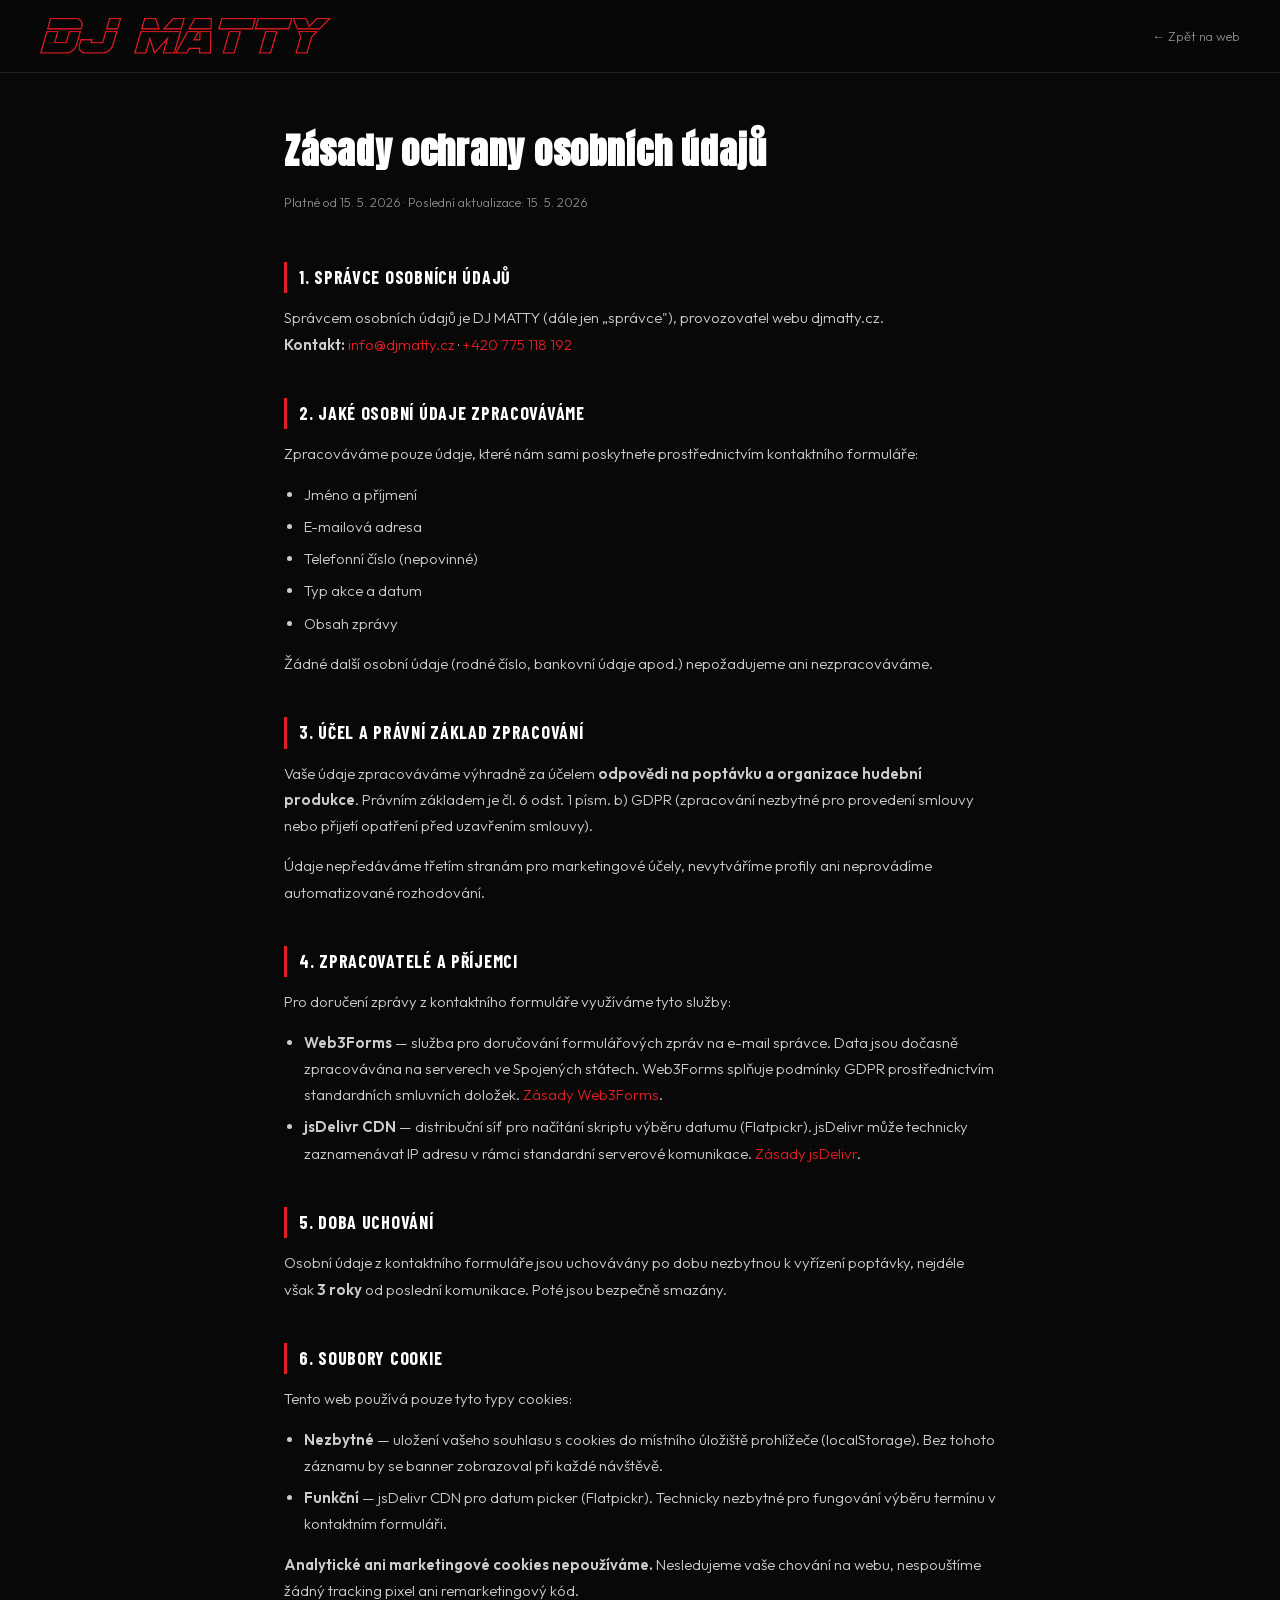
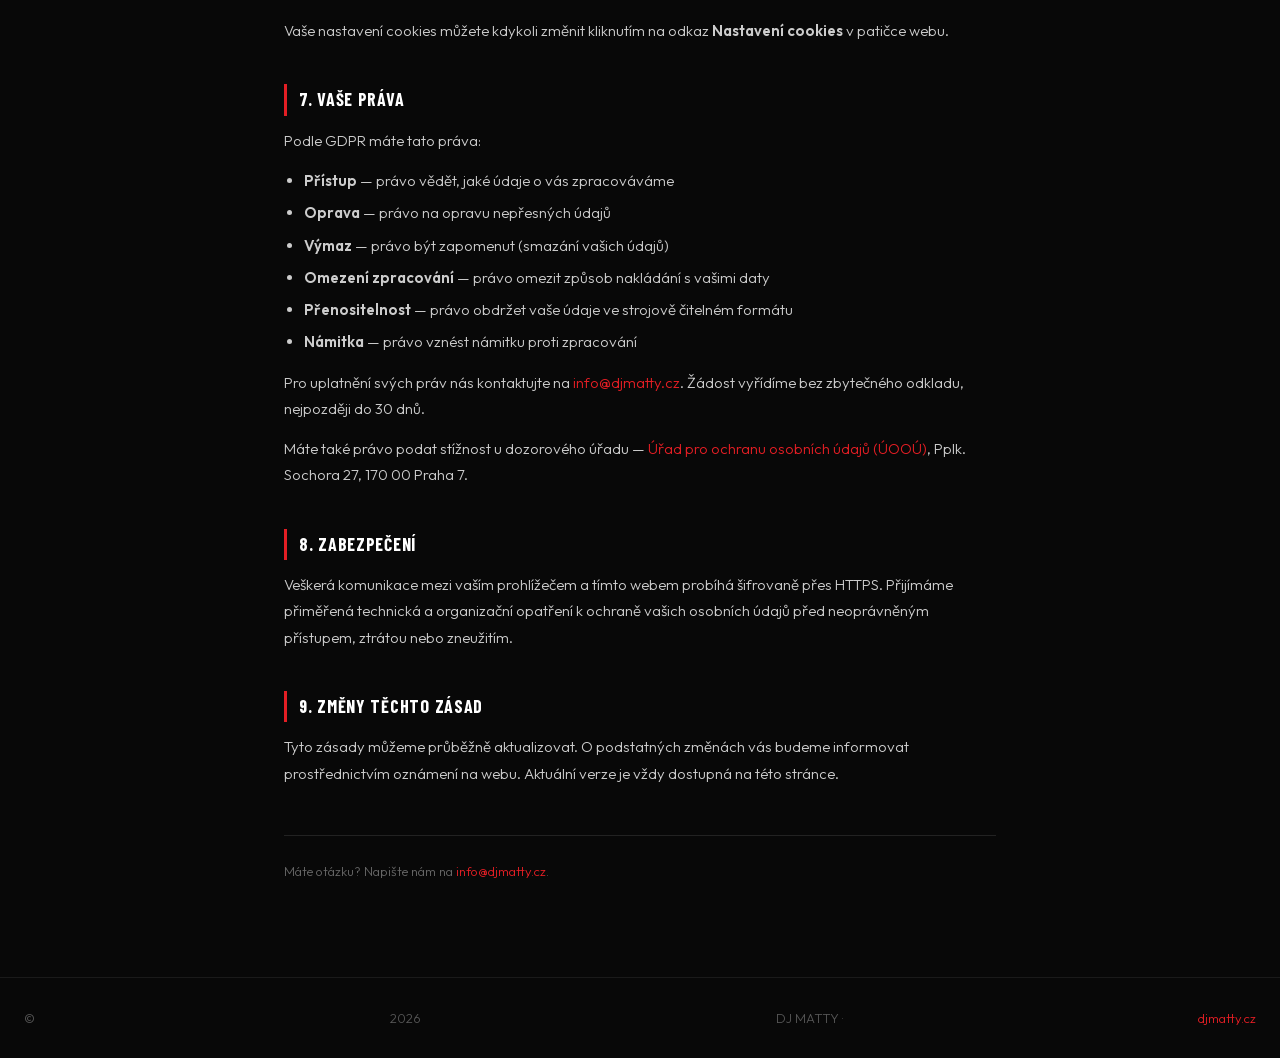
<file: zasady.html>
<!DOCTYPE html>
<html lang="cs">
<head>
  <meta charset="UTF-8" />
  <meta name="viewport" content="width=device-width, initial-scale=1.0" />
  <title>Zásady ochrany osobních údajů — DJ MATTY</title>
  <meta name="description" content="Informace o zpracování osobních údajů na webu djmatty.cz." />
  <meta name="robots" content="noindex, follow" />
  <link rel="canonical" href="https://www.djmatty.cz/zasady.html" />
  <link rel="icon" type="image/png" sizes="32x32" href="images/favicon-32.png" />
  <link rel="stylesheet" href="css/fonts.css" />
  <link rel="stylesheet" href="css/style.css?v=17" />
  <style>
    body { background: var(--bg); color: #ccc; }
    nav.zasady-nav {
      position: fixed; top: 0; left: 0; right: 0; z-index: 100;
      padding: 18px 40px;
      background: rgba(8,8,8,0.95);
      border-bottom: 1px solid #1e1e1e;
      display: flex; align-items: center; justify-content: space-between;
    }
    nav.zasady-nav .nav-logo {
      display: flex;
      align-items: center;
      text-decoration: none;
    }
    nav.zasady-nav .nav-logo img {
      height: 36px;
      width: auto;
      display: block;
    }
    nav.zasady-nav .nav-back {
      font-size: 13px;
      color: #888;
      text-decoration: none;
      display: flex; align-items: center; gap: 6px;
      transition: color 0.2s;
    }
    nav.zasady-nav .nav-back:hover { color: var(--red); }
    @media (max-width: 480px) { nav.zasady-nav { padding: 14px 16px; } }
  </style>
</head>
<body>

<nav class="zasady-nav">
  <a href="https://www.djmatty.cz/" class="nav-logo"><img src="images/djMATTY-logo_cervena-radka-1.png" alt="DJ MATTY" /></a>
  <a href="https://www.djmatty.cz/" class="nav-back">← Zpět na web</a>
</nav>

<main class="zasady-page">

  <h1>Zásady ochrany osobních údajů</h1>
  <p class="zasady-intro">Platné od 15. 5. 2026 · Poslední aktualizace: 15. 5. 2026</p>

  <h2>1. Správce osobních údajů</h2>
  <p>
    Správcem osobních údajů je DJ MATTY (dále jen „správce"), provozovatel webu djmatty.cz.<br />
    <strong>Kontakt:</strong> <a href="mailto:info@djmatty.cz">info@djmatty.cz</a> · <a href="tel:+420775118192">+420 775 118 192</a>
  </p>

  <h2>2. Jaké osobní údaje zpracováváme</h2>
  <p>Zpracováváme pouze údaje, které nám sami poskytnete prostřednictvím kontaktního formuláře:</p>
  <ul>
    <li>Jméno a příjmení</li>
    <li>E-mailová adresa</li>
    <li>Telefonní číslo (nepovinné)</li>
    <li>Typ akce a datum</li>
    <li>Obsah zprávy</li>
  </ul>
  <p>Žádné další osobní údaje (rodné číslo, bankovní údaje apod.) nepožadujeme ani nezpracováváme.</p>

  <h2>3. Účel a právní základ zpracování</h2>
  <p>
    Vaše údaje zpracováváme výhradně za účelem <strong>odpovědi na poptávku a organizace hudební produkce</strong>.
    Právním základem je čl. 6 odst. 1 písm. b) GDPR (zpracování nezbytné pro provedení smlouvy nebo přijetí opatření před uzavřením smlouvy).
  </p>
  <p>Údaje nepředáváme třetím stranám pro marketingové účely, nevytváříme profily ani neprovádíme automatizované rozhodování.</p>

  <h2>4. Zpracovatelé a příjemci</h2>
  <p>Pro doručení zprávy z kontaktního formuláře využíváme tyto služby:</p>
  <ul>
    <li>
      <strong>Web3Forms</strong> — služba pro doručování formulářových zpráv na e-mail správce.
      Data jsou dočasně zpracovávána na serverech ve Spojených státech.
      Web3Forms splňuje podmínky GDPR prostřednictvím standardních smluvních doložek.
      <a href="https://web3forms.com/privacy" target="_blank" rel="noopener">Zásady Web3Forms</a>.
    </li>
    <li>
      <strong>jsDelivr CDN</strong> — distribuční síť pro načítání skriptu výběru datumu (Flatpickr).
      jsDelivr může technicky zaznamenávat IP adresu v rámci standardní serverové komunikace.
      <a href="https://www.jsdelivr.com/privacy-policy-jsdelivr-net" target="_blank" rel="noopener">Zásady jsDelivr</a>.
    </li>
  </ul>

  <h2>5. Doba uchování</h2>
  <p>
    Osobní údaje z kontaktního formuláře jsou uchovávány po dobu nezbytnou k vyřízení poptávky,
    nejdéle však <strong>3 roky</strong> od poslední komunikace. Poté jsou bezpečně smazány.
  </p>

  <h2>6. Soubory cookie</h2>
  <p>Tento web používá pouze tyto typy cookies:</p>
  <ul>
    <li><strong>Nezbytné</strong> — uložení vašeho souhlasu s cookies do místního úložiště prohlížeče (localStorage). Bez tohoto záznamu by se banner zobrazoval při každé návštěvě.</li>
    <li><strong>Funkční</strong> — jsDelivr CDN pro datum picker (Flatpickr). Technicky nezbytné pro fungování výběru termínu v kontaktním formuláři.</li>
  </ul>
  <p><strong>Analytické ani marketingové cookies nepoužíváme.</strong> Nesledujeme vaše chování na webu, nespouštíme žádný tracking pixel ani remarketingový kód.</p>
  <p>Vaše nastavení cookies můžete kdykoli změnit kliknutím na odkaz <strong>Nastavení cookies</strong> v patičce webu.</p>

  <h2>7. Vaše práva</h2>
  <p>Podle GDPR máte tato práva:</p>
  <ul>
    <li><strong>Přístup</strong> — právo vědět, jaké údaje o vás zpracováváme</li>
    <li><strong>Oprava</strong> — právo na opravu nepřesných údajů</li>
    <li><strong>Výmaz</strong> — právo být zapomenut (smazání vašich údajů)</li>
    <li><strong>Omezení zpracování</strong> — právo omezit způsob nakládání s vašimi daty</li>
    <li><strong>Přenositelnost</strong> — právo obdržet vaše údaje ve strojově čitelném formátu</li>
    <li><strong>Námitka</strong> — právo vznést námitku proti zpracování</li>
  </ul>
  <p>
    Pro uplatnění svých práv nás kontaktujte na <a href="mailto:info@djmatty.cz">info@djmatty.cz</a>.
    Žádost vyřídíme bez zbytečného odkladu, nejpozději do 30 dnů.
  </p>
  <p>
    Máte také právo podat stížnost u dozorového úřadu —
    <a href="https://www.uoou.cz" target="_blank" rel="noopener">Úřad pro ochranu osobních údajů (ÚOOÚ)</a>, Pplk. Sochora 27, 170 00 Praha 7.
  </p>

  <h2>8. Zabezpečení</h2>
  <p>
    Veškerá komunikace mezi vaším prohlížečem a tímto webem probíhá šifrovaně přes HTTPS.
    Přijímáme přiměřená technická a organizační opatření k ochraně vašich osobních údajů před neoprávněným přístupem, ztrátou nebo zneužitím.
  </p>

  <h2>9. Změny těchto zásad</h2>
  <p>
    Tyto zásady můžeme průběžně aktualizovat. O podstatných změnách vás budeme informovat
    prostřednictvím oznámení na webu. Aktuální verze je vždy dostupná na této stránce.
  </p>

  <p style="margin-top:48px;padding-top:24px;border-top:1px solid #222;font-size:13px;color:#666;">
    Máte otázku? Napište nám na <a href="mailto:info@djmatty.cz">info@djmatty.cz</a>.
  </p>

</main>

<footer style="text-align:center;padding:32px 24px;border-top:1px solid #1a1a1a;font-size:13px;color:#555;">
  © <span id="copyrightYear">2025</span> DJ MATTY · <a href="https://www.djmatty.cz/" style="color:var(--red);text-decoration:none;">djmatty.cz</a>
</footer>

<script>document.getElementById('copyrightYear').textContent = new Date().getFullYear();</script>
</body>
</html>
</file>
<file: css/fonts.css>
/* Anton */
@font-face {
  font-family: 'Anton';
  font-style: normal;
  font-weight: 400;
  font-display: swap;
  src: url('../fonts/anton-latin-ext.woff2') format('woff2');
  unicode-range: U+0100-02BA, U+02BD-02C5, U+02C7-02CC, U+02CE-02D7, U+02DD-02FF, U+0304, U+0308, U+0329, U+1D00-1DBF, U+1E00-1E9F, U+1EF2-1EFF, U+2020, U+20A0-20AB, U+20AD-20C0, U+2113, U+2C60-2C7F, U+A720-A7FF;
}
@font-face {
  font-family: 'Anton';
  font-style: normal;
  font-weight: 400;
  font-display: swap;
  src: url('../fonts/anton-latin.woff2') format('woff2');
  unicode-range: U+0000-00FF, U+0131, U+0152-0153, U+02BB-02BC, U+02C6, U+02DA, U+02DC, U+0304, U+0308, U+0329, U+2000-206F, U+20AC, U+2122, U+2191, U+2193, U+2212, U+2215, U+FEFF, U+FFFD;
}

/* Barlow Condensed 700 */
@font-face {
  font-family: 'Barlow Condensed';
  font-style: normal;
  font-weight: 700;
  font-display: swap;
  src: url('../fonts/barlow-condensed-700-latin-ext.woff2') format('woff2');
  unicode-range: U+0100-02BA, U+02BD-02C5, U+02C7-02CC, U+02CE-02D7, U+02DD-02FF, U+0304, U+0308, U+0329, U+1D00-1DBF, U+1E00-1E9F, U+1EF2-1EFF, U+2020, U+20A0-20AB, U+20AD-20C0, U+2113, U+2C60-2C7F, U+A720-A7FF;
}
@font-face {
  font-family: 'Barlow Condensed';
  font-style: normal;
  font-weight: 700;
  font-display: swap;
  src: url('../fonts/barlow-condensed-700-latin.woff2') format('woff2');
  unicode-range: U+0000-00FF, U+0131, U+0152-0153, U+02BB-02BC, U+02C6, U+02DA, U+02DC, U+0304, U+0308, U+0329, U+2000-206F, U+20AC, U+2122, U+2191, U+2193, U+2212, U+2215, U+FEFF, U+FFFD;
}

/* Barlow Condensed 800 */
@font-face {
  font-family: 'Barlow Condensed';
  font-style: normal;
  font-weight: 800;
  font-display: swap;
  src: url('../fonts/barlow-condensed-800-latin-ext.woff2') format('woff2');
  unicode-range: U+0100-02BA, U+02BD-02C5, U+02C7-02CC, U+02CE-02D7, U+02DD-02FF, U+0304, U+0308, U+0329, U+1D00-1DBF, U+1E00-1E9F, U+1EF2-1EFF, U+2020, U+20A0-20AB, U+20AD-20C0, U+2113, U+2C60-2C7F, U+A720-A7FF;
}
@font-face {
  font-family: 'Barlow Condensed';
  font-style: normal;
  font-weight: 800;
  font-display: swap;
  src: url('../fonts/barlow-condensed-800-latin.woff2') format('woff2');
  unicode-range: U+0000-00FF, U+0131, U+0152-0153, U+02BB-02BC, U+02C6, U+02DA, U+02DC, U+0304, U+0308, U+0329, U+2000-206F, U+20AC, U+2122, U+2191, U+2193, U+2212, U+2215, U+FEFF, U+FFFD;
}

/* Outfit 300–600 (variable font) */
@font-face {
  font-family: 'Outfit';
  font-style: normal;
  font-weight: 300 600;
  font-display: swap;
  src: url('../fonts/outfit-latin-ext.woff2') format('woff2');
  unicode-range: U+0100-02BA, U+02BD-02C5, U+02C7-02CC, U+02CE-02D7, U+02DD-02FF, U+0304, U+0308, U+0329, U+1D00-1DBF, U+1E00-1E9F, U+1EF2-1EFF, U+2020, U+20A0-20AB, U+20AD-20C0, U+2113, U+2C60-2C7F, U+A720-A7FF;
}
@font-face {
  font-family: 'Outfit';
  font-style: normal;
  font-weight: 300 600;
  font-display: swap;
  src: url('../fonts/outfit-latin.woff2') format('woff2');
  unicode-range: U+0000-00FF, U+0131, U+0152-0153, U+02BB-02BC, U+02C6, U+02DA, U+02DC, U+0304, U+0308, U+0329, U+2000-206F, U+20AC, U+2122, U+2191, U+2193, U+2212, U+2215, U+FEFF, U+FFFD;
}
</file>
<file: css/style.css>
*, *::before, *::after { box-sizing: border-box; margin: 0; padding: 0; }


/* Globální CSS proměnné — změnou zde se aktualizuje celý web */
:root {
  --red: #E31E24;          /* hlavní červená značky */
  --red-dark: #b01519;     /* tmavší červená pro hover stavy */
  --bg: #080808;           /* nejhlubší pozadí (hero, venues, footer) */
  --bg2: #111111;          /* střední pozadí (services, reviews, contact) */
  --bg3: #1a1a1a;          /* nejsvětlejší pozadí (karty, formulářová pole) */
  --white: #ffffff;
  --gray: #888888;         /* sekundární text, popisky */
  --gray-light: #cccccc;   /* nav odkazy */
  --border: rgba(255,255,255,0.08); /* jemné ohraničení prvků */
}

/* smooth-scroll pro kotvičkové odkazy; color-scheme:dark zabrání bílému flashování v Safari */
html { scroll-behavior: smooth; color-scheme: dark; }


body {
  background: var(--bg);
  color: var(--white);
  font-family: 'Outfit', sans-serif;
  font-weight: 300;
  overflow-x: hidden;
}

/* ─── LOADER ─── */
/* Pokrývá celou obrazovku přes všechno (z-index: 9999). JS přidá třídu .hide po 3s,
   která spustí animaci fadeOut. Po dalších 0.8s JS nastaví display:none. */
#loader {
  position: fixed;
  inset: 0;
  background: #000;
  z-index: 9999;
  display: flex;
  align-items: center;
  justify-content: center;
  flex-direction: column;
}

.loader-logo-wrap {
  width: min(80vw, 620px);
  overflow: hidden;
}

/* Logo animace: clip-path ořízne obraz zprava (100% = zcela skryté).
   Animace wipeLogo posune ořez na 0 % — logo se "odhalí" wipe efektem zleva doprava. */
.loader-logo {
  width: 100%;
  display: block;
  clip-path: inset(0 100% 0 0);
  animation: wipeLogo 1.8s cubic-bezier(0.4, 0, 0.2, 1) forwards 0.3s;
}

@keyframes wipeLogo {
  to { clip-path: inset(0 0% 0 0); }
}

/* Červená linka se roztáhne pod logem po dokončení wipe animace (delay 2.2s). */
.loader-line {
  width: 0;
  height: 2px;
  background: var(--red);
  margin-top: 16px;
  animation: expandLine 0.5s ease forwards 2.2s;
}

@keyframes expandLine {
  to { width: min(80vw, 620px); }
}

/* Třída .hide je přidána JS — spustí odchod loaderu (fade + mírné přiblížení). */
#loader.hide {
  animation: loaderOut 0.8s ease forwards;
}

@keyframes loaderOut {
  0% { opacity: 1; transform: scale(1); }
  100% { opacity: 0; transform: scale(1.05); pointer-events: none; }
}

/* ─── NAV ─── */
/* Transparentní na začátku; JS přidá třídu .scrolled po odrolování 60px od vrcholu. */
nav {
  position: fixed;
  top: 0; left: 0; right: 0;
  z-index: 100;
  padding: 24px 60px;
  display: flex;
  align-items: center;
  justify-content: space-between;
  transition: all 0.4s ease;
}

/* Po odrolování: tmavé poloprůhledné pozadí + blur (glassmorphism efekt). */
nav.scrolled {
  background: rgba(8,8,8,0.95);
  backdrop-filter: blur(12px);
  padding: 16px 60px;
  border-bottom: 1px solid var(--border);
}

.nav-logo {
  display: flex;
  align-items: center;
  text-decoration: none;
  flex-shrink: 0;
}

.nav-logo img {
  height: 36px;
  width: auto;
  display: block;
  transition: opacity 0.3s;
}

.nav-logo:hover img { opacity: 0.8; }

.nav-links {
  display: flex;
  gap: 40px;
  list-style: none;
}

.nav-links a {
  color: var(--gray-light);
  text-decoration: none;
  font-size: 13px;
  font-weight: 500;
  letter-spacing: 2px;
  text-transform: uppercase;
  transition: color 0.3s;
  position: relative;
}

/* Červená podtržení nav odkazů — skrytá (scaleX 0), zobrazí se na hover. */
.nav-links a::after {
  content: '';
  position: absolute;
  bottom: -4px;
  left: 0; right: 0;
  height: 1px;
  background: var(--red);
  transform: scaleX(0);
  transition: transform 0.3s ease;
}

.nav-links a:hover { color: var(--white); }
.nav-links a:hover::after { transform: scaleX(1); }

.nav-cta {
  background: var(--red);
  color: var(--white) !important;
  padding: 10px 24px;
  border-radius: 2px;
  letter-spacing: 1.5px !important;
}

.nav-cta::after { display: none !important; }
.nav-cta:hover { background: var(--red-dark); }

.hamburger {
  display: none;
  flex-direction: column;
  gap: 5px;
  cursor: pointer;
  padding: 4px;
}

.hamburger span {
  width: 24px; height: 2px;
  background: var(--white);
  transition: all 0.3s;
}

.mobile-menu {
  display: none;
  position: fixed;
  inset: 0;
  background: rgba(8,8,8,0.98);
  z-index: 101;
  flex-direction: column;
  align-items: center;
  justify-content: center;
  gap: 40px;
}

.mobile-menu.open { display: flex; }

.mobile-menu a {
  font-family: 'Barlow Condensed', sans-serif;
  font-weight: 800;
  font-size: 48px;
  color: var(--white);
  text-decoration: none;
  letter-spacing: 2px;
  transition: color 0.3s;
}

.mobile-menu a:hover { color: var(--red); }

.mobile-close {
  position: absolute;
  top: 28px; right: 28px;
  font-size: 32px;
  cursor: pointer;
  color: var(--gray);
  transition: color 0.3s;
}

.mobile-close:hover { color: var(--white); }

@media (max-width: 768px) {
  nav { padding: 20px 24px; }
  nav.scrolled { padding: 14px 24px; }
  .nav-links { display: none; }
  .hamburger { display: flex; }
}

/* ─── HERO ─── */
#hero {
  height: 100vh;
  min-height: 600px;
  position: relative;
  display: flex;
  align-items: flex-end;
  justify-content: center;
  text-align: center;
  overflow: hidden;
  padding-bottom: 140px;
}

/* Pozadí je oddělený element kvůli parallax efektu: JS mění translateY při scrollu.
   scale(1.05) zajistí, že při posunutí nevzniknou bílé okraje.
   Pro změnu hero fotky: upravte background-image.
   background-position: 15 % shora — na širokých/nízkých obrazovkách (cover ořízne
   zejména výšku) tím necháme obličej blíž k hornímu okraji, aby do něj nezasahoval
   text ukotvený dole. Na úzkých/vysokých mobilech se celá výška fotky vejde beze
   změny, takže tahle hodnota tam nic neovlivní. */
.hero-bg {
  position: absolute;
  inset: 0;
  background-image: url('../images/Matty_01-2-2.jpg');
  background-size: cover;
  background-position: center 15%;
  transform: scale(1.05);
  transition: transform 0.1s linear;
}

/* Gradient překryv ztmaví spodek hero sekce a plynule ho napojí na --bg barvu (#080808). */
.hero-overlay {
  position: absolute;
  inset: 0;
  background: linear-gradient(
    to bottom,
    rgba(0,0,0,0.3) 0%,
    rgba(0,0,0,0.5) 50%,
    rgba(8,8,8,1) 100%
  );
}

.hero-content {
  position: relative;
  z-index: 2;
  max-width: 900px;
  padding: 0 24px;
}

/* Hero elementy jsou na začátku neviditelné (opacity: 0) a posunuté dolů (translateY).
   Animace fadeUp je zpožděna (delay 4s, 4.2s, 4.5s...) — nastoupí až po zmizení loaderu (~3.8s). */
.hero-title {
  font-family: 'Anton', sans-serif;
  font-weight: 400;
  font-style: normal;
  font-size: clamp(62px, 7vw, 88px);
  line-height: 1.05;
  letter-spacing: 3px;
  color: var(--white);
  margin-top: 24px;
  opacity: 0;
  transform: translateY(30px);
  animation: fadeUp 0.8s ease forwards 4.2s;
}

.hero-title span {
  color: var(--red);
}

.hero-sub {
  margin-top: 24px;
  font-size: 16px;
  font-weight: 300;
  letter-spacing: 3px;
  color: rgba(255,255,255,0.7);
  opacity: 0;
  transform: translateY(20px);
  animation: fadeUp 0.8s ease forwards 4.5s;
}
.hero-sub-br { display: none; }

.hero-btn {
  display: inline-block;
  margin-top: 48px;
  padding: 16px 48px;
  background: var(--red);
  color: var(--white);
  text-decoration: none;
  font-size: 13px;
  font-weight: 600;
  letter-spacing: 3px;
  text-transform: uppercase;
  transition: all 0.3s;
  opacity: 0;
  transform: translateY(20px);
  animation: fadeUp 0.8s ease forwards 4.8s;
  position: relative;
  overflow: hidden;
}

.hero-btn::before {
  content: '';
  position: absolute;
  inset: 0;
  background: var(--white);
  transform: scaleX(0);
  transform-origin: left;
  transition: transform 0.4s ease;
}

.hero-btn:hover::before { transform: scaleX(1); }
.hero-btn:hover { color: var(--bg); }
.hero-btn span { position: relative; z-index: 1; }

.scroll-indicator {
  position: absolute;
  bottom: 40px;
  left: 50%;
  transform: translateX(-50%);
  display: flex;
  flex-direction: column;
  align-items: center;
  gap: 8px;
  opacity: 0;
  animation: fadeUp 0.8s ease forwards 5.2s;
}

.scroll-indicator span {
  font-size: 10px;
  letter-spacing: 3px;
  color: var(--gray);
}

.scroll-arrow {
  width: 1px;
  height: 50px;
  background: linear-gradient(to bottom, transparent, var(--red));
  position: relative;
  animation: scrollPulse 2s ease infinite;
}

@keyframes scrollPulse {
  0%, 100% { opacity: 0.4; transform: scaleY(0.8); }
  50% { opacity: 1; transform: scaleY(1); }
}

/* ─── SHARED ─── */
/* Základní padding pro všechny sekce; na mobilu se zmenší. */
section { padding: 120px 60px; }

@media (max-width: 768px) {
  section { padding: 36px 24px; }
}

@media (max-width: 480px) {
  #hero { padding-bottom: 56px; }
  .hero-sub { font-size: 14px; letter-spacing: 1px; }
  .hero-btn { padding: 14px 28px; font-size: 12px; }
  .scroll-indicator { display: none; }
  .hero-sub-sep { display: none; }
  .hero-sub-br { display: inline; }
}

/* Nízká výška viewportu (mobil na šířku) — obličej na fotce zabírá většinu výšky,
   takže obsah zmenšíme a stáhneme co nejníž, aby do něj text nezasahoval. */
@media (max-height: 500px) {
  #hero { padding-bottom: 20px; }
  .hero-title { margin-top: 12px; font-size: clamp(32px, 6vw, 64px); }
  .hero-sub { margin-top: 10px; }
  .hero-btn { margin-top: 16px; }
  .scroll-indicator { display: none; }
  .hero-sub-sep { display: none; }
  .hero-sub-br { display: inline; }
}

.section-label {
  font-size: 11px;
  font-weight: 500;
  letter-spacing: 5px;
  text-transform: uppercase;
  color: var(--red);
  margin-bottom: 16px;
}

.section-title {
  font-family: 'Barlow Condensed', sans-serif;
  font-weight: 800;
  font-size: 72px;
  letter-spacing: 1px;
  line-height: 1;
  color: var(--white);
}

/* Scroll reveal: elementy s třídou .reveal jsou nejprve neviditelné a posunuté.
   JS (IntersectionObserver) přidá třídu .visible při vstupu do viewportu.
   transition-delay v inline stylu na elementu řídí pořadí nástupu (kaskáda). */
.reveal {
  opacity: 0;
  transform: translateY(40px);
  transition: opacity 0.7s ease, transform 0.7s ease;
}

.reveal.visible {
  opacity: 1;
  transform: translateY(0);
}

@keyframes fadeUp {
  to { opacity: 1; transform: translateY(0); }
}

/* ─── ABOUT ─── */
#about {
  background: var(--bg);
  max-width: 1400px;
  margin: 0 auto;
}

.about-grid {
  display: grid;
  grid-template-columns: 1fr 1fr;
  gap: 80px;
  align-items: center;
  margin-top: 20px;
}

.about-photo-wrap {
  position: relative;
}

.about-photo-wrap::before {
  content: '';
  position: absolute;
  inset: 0;
  border: 1px solid var(--red);
  z-index: 2;
}

.about-photo {
  width: 100%;
  aspect-ratio: 3/4;
  object-fit: cover;
  object-position: top;
  position: relative;
  z-index: 1;
  filter: grayscale(20%);
}

.about-text-side { padding-left: 20px; }

.about-text-side p:not(.section-label) {
  font-size: 17px;
  line-height: 1.8;
  color: rgba(255,255,255,0.7);
  margin-top: 24px;
}

.red-line {
  width: 60px;
  height: 3px;
  background: var(--red);
  margin: 28px 0;
}

.stats {
  display: flex;
  gap: 48px;
  margin-top: 40px;
}

.stat-number {
  font-family: 'Barlow Condensed', sans-serif;
  font-size: 64px;
  color: var(--red);
  line-height: 1;
  font-variant-numeric: tabular-nums;
  min-width: 6ch;
}


.stat-label {
  font-size: 12px;
  letter-spacing: 3px;
  text-transform: uppercase;
  color: var(--gray);
  margin-top: 4px;
}

@media (max-width: 900px) {
  .about-grid { grid-template-columns: 1fr; gap: 48px; }
  .about-text-side { padding-left: 0; }
  .about-photo { aspect-ratio: 4/3; }
  .stats { gap: 24px; }
  .stat-number { font-size: 48px; }
  .section-title { font-size: 56px; }
}

@media (max-width: 480px) {
  .stats { gap: 16px; flex-wrap: wrap; }
  .stat-number { font-size: 40px; }
  .stat-item { min-width: 80px; }
  .section-title { font-size: 38px; }
}

/* ─── SERVICES ─── */
#services {
  background: var(--bg);
}

.services-inner {
  max-width: 1400px;
  margin: 0 auto;
}

.services-grid {
  display: grid;
  grid-template-columns: repeat(3, 1fr);
  gap: 24px;
  margin-top: 60px;
}

.service-card {
  background: var(--bg);
  border-top: 3px solid var(--red);
  padding: 48px 40px;
  transition: transform 0.3s ease, box-shadow 0.3s ease;
}

.service-card:hover {
  transform: translateY(-6px);
  box-shadow: 0 20px 60px rgba(227,30,36,0.12);
}

.service-name {
  font-family: 'Outfit', sans-serif;
  font-weight: 700;
  font-size: 22px;
  letter-spacing: 0;
  color: var(--white);
  margin-bottom: 16px;
}

.service-desc {
  font-size: 17px;
  line-height: 1.75;
  color: rgba(255,255,255,0.72);
}

@media (max-width: 900px) {
  .services-grid { grid-template-columns: 1fr; }
  .service-card { padding: 32px 24px; }
  .service-desc { font-size: 16px; }
}

/* ─── REVIEWS ─── */
/* overflow:hidden skryje karty mimo zobrazovací okno karuselu. */
#reviews {
  background: var(--bg);
  overflow: hidden;
}

.reviews-inner {
  max-width: 1400px;
  margin: 0 auto;
}

.reviews-track-wrap {
  margin-top: 60px;
  overflow: hidden;
  position: relative;
}

/* Gradientní masky na krajích zakryjí okraje karet pro plynulý přechod. */
.reviews-track-wrap::before,
.reviews-track-wrap::after {
  content: '';
  position: absolute;
  top: 0; bottom: 0;
  width: clamp(40px, 8vw, 120px);
  z-index: 2;
}

.reviews-track-wrap::before {
  left: 0;
  background: linear-gradient(to right, var(--bg), transparent);
}

.reviews-track-wrap::after {
  right: 0;
  background: linear-gradient(to left, var(--bg), transparent);
}

/* Karusel: track obsahuje 6 karet + 6 jejich kopií (celkem 12).
   Animace posune track o -50% (= šířka první sady karet), pak skočí zpět na 0.
   Přechod je bezešvý, protože 2. sada je identická s 1. sadou.
   Rychlost: 52s = jeden cyklus. Zvyšte pro pomalejší rolování.
   Hover pozastaví animaci (animation-play-state: paused). */
.reviews-track {
  display: flex;
  gap: 24px;
  width: max-content;
  animation: scrollReviews 52s linear infinite;
}

.reviews-track:hover { animation-play-state: paused; }

@keyframes scrollReviews {
  0% { transform: translateX(0); }
  100% { transform: translateX(-50%); }
}

.review-card {
  width: 400px;
  flex-shrink: 0;
  background: var(--bg);
  border: 1px solid var(--red);
  padding: 36px;
  display: flex;
  flex-direction: column;
}

.review-stars {
  display: flex;
  gap: 4px;
  margin-bottom: 20px;
}

.review-stars span {
  color: var(--red);
  font-size: 17px;
}

.review-quote {
  font-size: 48px;
  font-family: 'Barlow Condensed', sans-serif;
  color: var(--red);
  line-height: 0.8;
  margin-bottom: 12px;
  opacity: 0.6;
}

.review-text {
  font-size: 17px;
  line-height: 1.75;
  color: rgba(255,255,255,0.75);
  font-style: italic;
  flex: 1;
}

.review-author {
  margin-top: 28px;
  padding-top: 20px;
  border-top: 1px solid var(--border);
}

.review-name {
  font-weight: 600;
  font-size: 15px;
  color: var(--white);
}

.review-event {
  font-size: 13px;
  color: var(--red);
  letter-spacing: 2px;
  text-transform: uppercase;
  margin-top: 5px;
}

/* ─── GALLERY ─── */
/* Mřížka 3 sloupce na desktopu, 2 sloupce na mobilu.
   Kliknutí na .g-item zavolá openLightbox() v main.js. */
#gallery {
  background: var(--bg);
}

.gallery-inner {
  max-width: 1400px;
  margin: 0 auto;
}

.gallery-grid {
  display: grid;
  grid-template-columns: repeat(3, 1fr);
  gap: 4px;
  margin-top: 60px;
}

.g-item {
  overflow: hidden;
  cursor: pointer;
  position: relative;
  aspect-ratio: 3/2;
}

/* Výchozí stav: mírně odšedlé a ztlumené. Na hover: plná barva + výrazné ztmavení (0.45)
   pro kontrast s červeným overlay a ikonou lupy. */
.g-item img {
  width: 100%;
  height: 100%;
  object-fit: cover;
  filter: grayscale(25%) brightness(0.92);
  transition: transform 0.6s ease, filter 0.5s ease;
}

.g-item:hover img {
  transform: scale(1.06);
  filter: grayscale(0%) brightness(0.45);
}

.g-overlay {
  position: absolute;
  inset: 0;
  background: rgba(227,30,36,0.15);
  opacity: 0;
  transition: opacity 0.4s ease;
  display: flex;
  align-items: center;
  justify-content: center;
}

.g-overlay svg {
  width: 40px;
  height: 40px;
  stroke: var(--white);
  stroke-width: 1.5;
  fill: none;
}

.g-item:hover .g-overlay { opacity: 1; }

/* Široká dlaždice přes 2 sloupce (3:1 = stejná výška jako sousední 3:2 buňky). */
.g-wide {
  grid-column: span 2;
  aspect-ratio: 3/1;
}
.g-wide img { object-position: center 30%; }

@media (max-width: 768px) {
  .gallery-grid { grid-template-columns: repeat(2, 1fr); grid-auto-flow: dense; }
  .review-card { width: 280px; padding: 24px; }
  .review-text { font-size: 15px; }
}

/* ─── LIGHTBOX ─── */
/* Výchozí display:none; JS (openLightbox) přidá třídu .open → display:flex.
   Klik mimo obrázek nebo klávesa Escape lightbox zavřou. */
#lightbox {
  display: none;
  position: fixed;
  inset: 0;
  background: rgba(0,0,0,0.96);
  z-index: 1000;
  align-items: center;
  justify-content: center;
}

#lightbox.open { display: flex; }

#lightbox img {
  max-width: 90vw;
  max-height: 90vh;
  object-fit: contain;
}

#lightbox-close {
  position: absolute;
  top: 24px; right: 32px;
  font-size: 40px;
  color: var(--white);
  cursor: pointer;
  line-height: 1;
  opacity: 0.7;
  transition: opacity 0.3s;
}

#lightbox-close:hover { opacity: 1; }

/* Šipky předchozí/další; na mobilu menší a blíž k okraji (navíc funguje swipe). */
.lightbox-nav {
  position: absolute;
  top: 50%;
  transform: translateY(-50%);
  background: none;
  border: none;
  color: var(--white);
  font-size: 64px;
  line-height: 1;
  padding: 16px 24px;
  cursor: pointer;
  opacity: 0.7;
  transition: opacity 0.3s, color 0.3s;
}

.lightbox-nav:hover { opacity: 1; color: var(--red); }
#lightbox-prev { left: 8px; }
#lightbox-next { right: 8px; }

@media (max-width: 768px) {
  .lightbox-nav { font-size: 44px; padding: 12px; }
  #lightbox-prev { left: 0; }
  #lightbox-next { right: 0; }
}

/* ─── VENUES ─── */
/* 3 sloupce na desktopu → 2 na tabletu → 1 na mobilu.
   Dlaždice jsou buď <a> (odkaz na klub) nebo <div> (bez odkazu).
   Logo v bílém rámečku: .venue-logo-wrap; logo v tmavém rámečku: .venue-logo-wrap--dark */
#venues {
  background: var(--bg);
}

.venues-inner {
  max-width: 1400px;
  margin: 0 auto;
}

.venues-grid {
  display: grid;
  grid-template-columns: repeat(3, 1fr);
  gap: 24px;
  margin-top: 60px;
}

.venue-item {
  background: var(--bg);
  border-top: 3px solid var(--red);
  padding: 36px 32px;
  transition: transform 0.3s ease, box-shadow 0.3s ease;
  display: flex;
  align-items: flex-start;
  gap: 20px;
}

.venue-item:hover {
  transform: translateY(-6px);
  box-shadow: 0 20px 60px rgba(227,30,36,0.12);
}

.venue-logo-wrap {
  flex-shrink: 0;
  width: 64px;
  height: 64px;
  background: #fff;
  border-radius: 10px;
  display: flex;
  align-items: center;
  justify-content: center;
  overflow: hidden;
  padding: 6px;
}

.venue-logo {
  width: 100%;
  height: 100%;
  object-fit: contain;
}

.venue-logo-wrap--dark {
  background: #1a1a1a;
  border: 1px solid rgba(255,255,255,0.12);
}

.venue-name {
  font-family: 'Outfit', sans-serif;
  font-weight: 700;
  font-size: 20px;
  letter-spacing: 0;
  color: var(--white);
}

.venue-role {
  font-size: 13px;
  letter-spacing: 1.5px;
  text-transform: uppercase;
  color: var(--red);
  margin-top: 6px;
}

@media (max-width: 900px) {
  .venues-grid { grid-template-columns: repeat(2, 1fr); }
}

@media (max-width: 600px) {
  .venues-grid { grid-template-columns: 1fr; }
}

/* ─── CONTACT ─── */
/* 2 sloupce: vlevo kontaktní info, vpravo formulář (poměr 1 : 1.2).
   Na mobilu se překládají pod sebe. Formulář odesílá přes Web3Forms API (viz main.js). */
#contact {
  background: var(--bg);
}

.contact-inner {
  max-width: 1400px;
  margin: 0 auto;
  display: grid;
  grid-template-columns: 1fr 1.2fr;
  gap: 80px;
  align-items: start;
}

.contact-info-side { padding-top: 8px; }

.contact-tagline {
  font-size: 17px;
  line-height: 1.8;
  color: rgba(255,255,255,0.6);
  margin-top: 24px;
}

.contact-details {
  margin-top: 48px;
  display: flex;
  flex-direction: column;
  gap: 20px;
}

.contact-item {
  display: flex;
  align-items: center;
  gap: 16px;
}

.contact-icon {
  width: 44px;
  height: 44px;
  background: rgba(227,30,36,0.1);
  border: 1px solid rgba(227,30,36,0.3);
  display: flex;
  align-items: center;
  justify-content: center;
  font-size: 18px;
  flex-shrink: 0;
}

.contact-item a {
  color: var(--white);
  text-decoration: none;
  font-size: 16px;
  transition: color 0.3s;
}

.contact-item a:hover { color: var(--red); }

.social-links {
  margin-top: 40px;
  display: flex;
  gap: 12px;
}

.social-btn {
  width: 44px;
  height: 44px;
  border: 1px solid var(--border);
  display: flex;
  align-items: center;
  justify-content: center;
  text-decoration: none;
  color: var(--gray);
  transition: all 0.3s;
  font-size: 16px;
}

.social-btn:hover {
  border-color: var(--red);
  color: var(--red);
  background: rgba(227,30,36,0.08);
}

.form-row {
  display: grid;
  grid-template-columns: 1fr 1fr;
  gap: 16px;
}

.form-group {
  margin-bottom: 16px;
}

.form-group label {
  display: block;
  font-size: 11px;
  letter-spacing: 3px;
  text-transform: uppercase;
  color: var(--gray);
  margin-bottom: 8px;
}

/* appearance:none odstraní výchozí OS styling (zejména u <select>).
   Focus: border-color přejde na --red (červený rámeček aktivního pole). */
.form-group input,
.form-group select,
.form-group textarea {
  width: 100%;
  background: var(--bg3);
  border: 1px solid var(--border);
  color: var(--white);
  padding: 14px 18px;
  font-family: 'Outfit', sans-serif;
  font-size: 15px;
  font-weight: 300;
  outline: none;
  transition: border-color 0.3s;
  appearance: none;
}

.form-group input:focus,
.form-group select:focus,
.form-group textarea:focus {
  border-color: var(--red);
}

.form-group select {
  background-image: url("data:image/svg+xml,%3Csvg xmlns='http://www.w3.org/2000/svg' width='12' height='8' viewBox='0 0 12 8'%3E%3Cpath d='M1 1l5 5 5-5' stroke='%23888' stroke-width='1.5' fill='none'/%3E%3C/svg%3E");
  background-repeat: no-repeat;
  background-position: right 18px center;
  padding-right: 44px;
  cursor: pointer;
}

.form-group select option {
  background: var(--bg3);
}

/* ── Flatpickr — přizpůsobení tmavému tématu ── */

.form-group input.flatpickr-input { cursor: pointer; }

.flatpickr-calendar {
  background: #111 !important;
  border: 1px solid rgba(255,255,255,0.12) !important;
  border-radius: 0 !important;
  box-shadow: 0 24px 64px rgba(0,0,0,0.7) !important;
  font-family: 'Outfit', sans-serif !important;
  width: 320px !important;
}

/* Trojúhelníkové šipky napojující calendar na input */
.flatpickr-calendar.arrowTop::before  { border-bottom-color: rgba(255,255,255,0.12) !important; }
.flatpickr-calendar.arrowTop::after   { border-bottom-color: #111 !important; }
.flatpickr-calendar.arrowBottom::before { border-top-color: rgba(255,255,255,0.12) !important; }
.flatpickr-calendar.arrowBottom::after  { border-top-color: #111 !important; }

.flatpickr-months,
.flatpickr-month { background: #111 !important; color: #fff !important; fill: #fff !important; }

.flatpickr-current-month {
  font-size: 15px !important;
  font-weight: 600 !important;
  color: #fff !important;
  padding-top: 6px !important;
}

.flatpickr-current-month .cur-month { color: #fff !important; font-weight: 600 !important; }
.flatpickr-current-month input.cur-year { color: #fff !important; }
.numInputWrapper span { border-color: rgba(255,255,255,0.15) !important; }
.numInputWrapper span svg { fill: rgba(255,255,255,0.5) !important; }
.numInputWrapper:hover { background: transparent !important; }

.flatpickr-prev-month,
.flatpickr-next-month { fill: #888 !important; color: #888 !important; }
.flatpickr-prev-month:hover svg,
.flatpickr-next-month:hover svg { fill: #fff !important; }

.flatpickr-weekdays,
span.flatpickr-weekday {
  background: #111 !important;
  color: #666 !important;
  font-size: 11px !important;
  letter-spacing: 1px !important;
}

.flatpickr-days { border-color: rgba(255,255,255,0.06) !important; }

.flatpickr-day {
  background: none !important;
  border: none !important;
  border-radius: 0 !important;
  color: rgba(255,255,255,0.75) !important;
  font-size: 14px !important;
}

.flatpickr-day:hover,
.flatpickr-day:focus {
  background: rgba(227,30,36,0.18) !important;
  color: #fff !important;
  border: none !important;
}

/* Dnešek: červená podtržená linka, bez kruhu */
.flatpickr-day.today {
  background: none !important;
  border: none !important;
  border-bottom: 2px solid var(--red) !important;
  color: #fff !important;
}
.flatpickr-day.today:hover {
  background: rgba(227,30,36,0.18) !important;
  border-bottom: 2px solid var(--red) !important;
}

/* Vybraný den */
.flatpickr-day.selected,
.flatpickr-day.selected:hover,
.flatpickr-day.startRange,
.flatpickr-day.endRange {
  background: var(--red) !important;
  border-color: var(--red) !important;
  color: #fff !important;
}

/* Minulé dny a dny jiného měsíce */
.flatpickr-day.flatpickr-disabled,
.flatpickr-day.flatpickr-disabled:hover {
  color: rgba(255,255,255,0.2) !important;
  cursor: not-allowed !important;
}

.flatpickr-day.prevMonthDay,
.flatpickr-day.nextMonthDay {
  color: rgba(255,255,255,0.2) !important;
}

.form-group textarea {
  resize: vertical;
  min-height: 120px;
}

.form-submit {
  width: 100%;
  padding: 18px;
  background: var(--red);
  color: var(--white);
  border: none;
  font-family: 'Outfit', sans-serif;
  font-size: 13px;
  font-weight: 600;
  letter-spacing: 3px;
  text-transform: uppercase;
  cursor: pointer;
  transition: background 0.3s;
  margin-top: 8px;
}

.form-submit:hover { background: var(--red-dark); }

@media (max-width: 900px) {
  .contact-inner { grid-template-columns: 1fr; gap: 48px; }
  .form-row { grid-template-columns: 1fr; }
}

/* ─── FOOTER ─── */
footer {
  background: var(--bg);
  border-top: 1px solid var(--border);
  padding: 40px 60px;
  display: flex;
  align-items: center;
  justify-content: space-between;
  flex-wrap: wrap;
  gap: 20px;
}

.footer-logo img {
  height: 28px;
  width: auto;
  display: block;
  opacity: 0.85;
}

.footer-links {
  display: flex;
  gap: 32px;
  list-style: none;
}

.footer-links a {
  color: var(--gray);
  text-decoration: none;
  font-size: 12px;
  letter-spacing: 2px;
  text-transform: uppercase;
  transition: color 0.3s;
}

.footer-links a:hover { color: var(--white); }

.footer-copy {
  font-size: 12px;
  color: var(--gray);
  letter-spacing: 1px;
}

@media (max-width: 768px) {
  footer {
    flex-direction: column;
    align-items: center;
    text-align: center;
    padding: 32px 24px;
  }
  .footer-links { flex-wrap: wrap; justify-content: center; gap: 20px; }
}


/* Zprávy formuláře: výchozí display:none; JS nastaví display:block po odeslání.
   --success: zelená (úspěch), --error: červená (chyba sítě nebo API). */
.form-feedback {
  display: none;
  margin-bottom: 16px;
  font-size: 15px;
  padding: 12px 16px;
  border-radius: 4px;
}
.form-feedback--success { color: #4ade80; background: rgba(74,222,128,0.08); }
.form-feedback--error   { color: #f87171; background: rgba(248,113,113,0.08); }

.field-error {
  display: block;
  font-size: 12px;
  color: #f87171;
  margin-top: 4px;
}

/* ── Cookie banner ── */
.cookie-banner {
  position: fixed;
  bottom: 0;
  left: 0;
  right: 0;
  z-index: 9000;
  background: #111;
  border-top: 1px solid #2a2a2a;
  box-shadow: 0 -4px 32px rgba(0,0,0,0.6);
  animation: cookieSlideUp 0.4s ease;
}
[hidden] { display: none !important; }
@keyframes cookieSlideUp {
  from { transform: translateY(100%); opacity: 0; }
  to   { transform: translateY(0);    opacity: 1; }
}
.cookie-banner__inner {
  max-width: 1200px;
  margin: 0 auto;
  padding: 16px 24px;
  display: flex;
  align-items: center;
  gap: 24px;
  flex-wrap: wrap;
}
.cookie-banner__text {
  flex: 1;
  min-width: 260px;
  font-size: 13px;
  color: #999;
  line-height: 1.55;
}
.cookie-banner__text strong {
  display: block;
  color: #fff;
  font-size: 14px;
  margin-bottom: 3px;
}
.cookie-link {
  color: var(--red);
  text-decoration: none;
}
.cookie-link:hover { text-decoration: underline; }
.cookie-banner__actions {
  display: flex;
  gap: 10px;
  flex-shrink: 0;
}
.cookie-btn {
  padding: 9px 18px;
  border-radius: 4px;
  font-size: 13px;
  font-family: inherit;
  cursor: pointer;
  border: none;
  transition: opacity 0.2s;
  white-space: nowrap;
}
.cookie-btn:hover { opacity: 0.82; }
.cookie-btn--accept  { background: var(--red); color: #fff; }
.cookie-btn--decline { background: transparent; color: #aaa; border: 1px solid #444; }
@media (max-width: 600px) {
  .cookie-banner__inner { flex-direction: column; align-items: flex-start; gap: 14px; padding: 14px 16px; }
  .cookie-banner__actions { width: 100%; }
  .cookie-btn { flex: 1; text-align: center; }
}

/* ── GDPR note pod formulářem ── */
.form-gdpr-note {
  font-size: 12px;
  color: #666;
  margin-top: 10px;
  line-height: 1.5;
}
.form-gdpr-note a { color: #888; text-decoration: underline; }
.form-gdpr-note a:hover { color: var(--red); }

/* ── Stránka Zásady (zasady.html) ── */
.zasady-page {
  max-width: 760px;
  margin: 0 auto;
  padding: 120px 24px 80px;
  color: #ccc;
  font-size: 15px;
  line-height: 1.75;
}
.zasady-page h1 { font-size: 36px; color: #fff; margin-bottom: 8px; font-family: 'Anton', sans-serif; letter-spacing: 0.02em; }
.zasady-page .zasady-intro { color: #888; font-size: 13px; margin-bottom: 48px; }
.zasady-page h2 { font-size: 18px; color: #fff; margin: 40px 0 12px; font-family: 'Barlow Condensed', sans-serif; font-weight: 700; letter-spacing: 0.04em; text-transform: uppercase; border-left: 3px solid var(--red); padding-left: 12px; }
.zasady-page p { margin-bottom: 14px; }
.zasady-page ul { padding-left: 20px; margin-bottom: 14px; }
.zasady-page ul li { margin-bottom: 6px; }
.zasady-page a { color: var(--red); text-decoration: none; }
.zasady-page a:hover { text-decoration: underline; }
</file>
